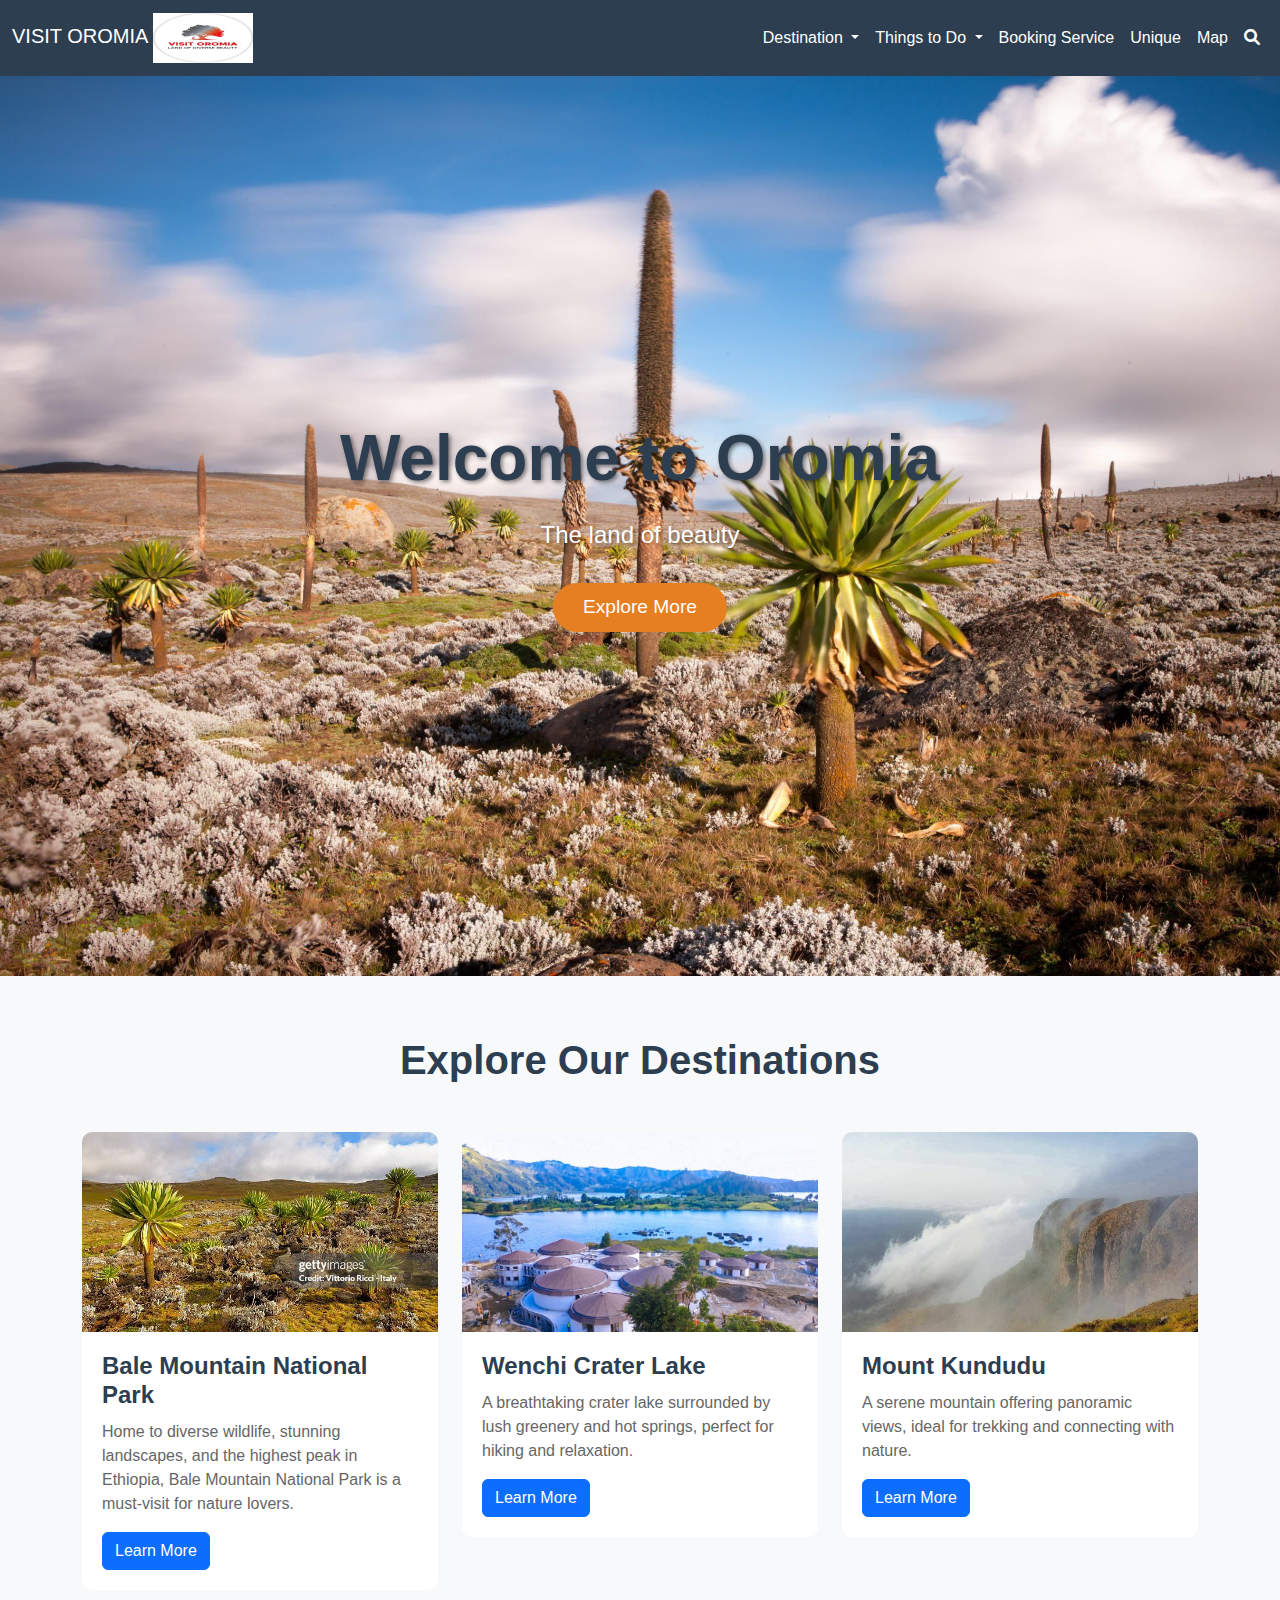
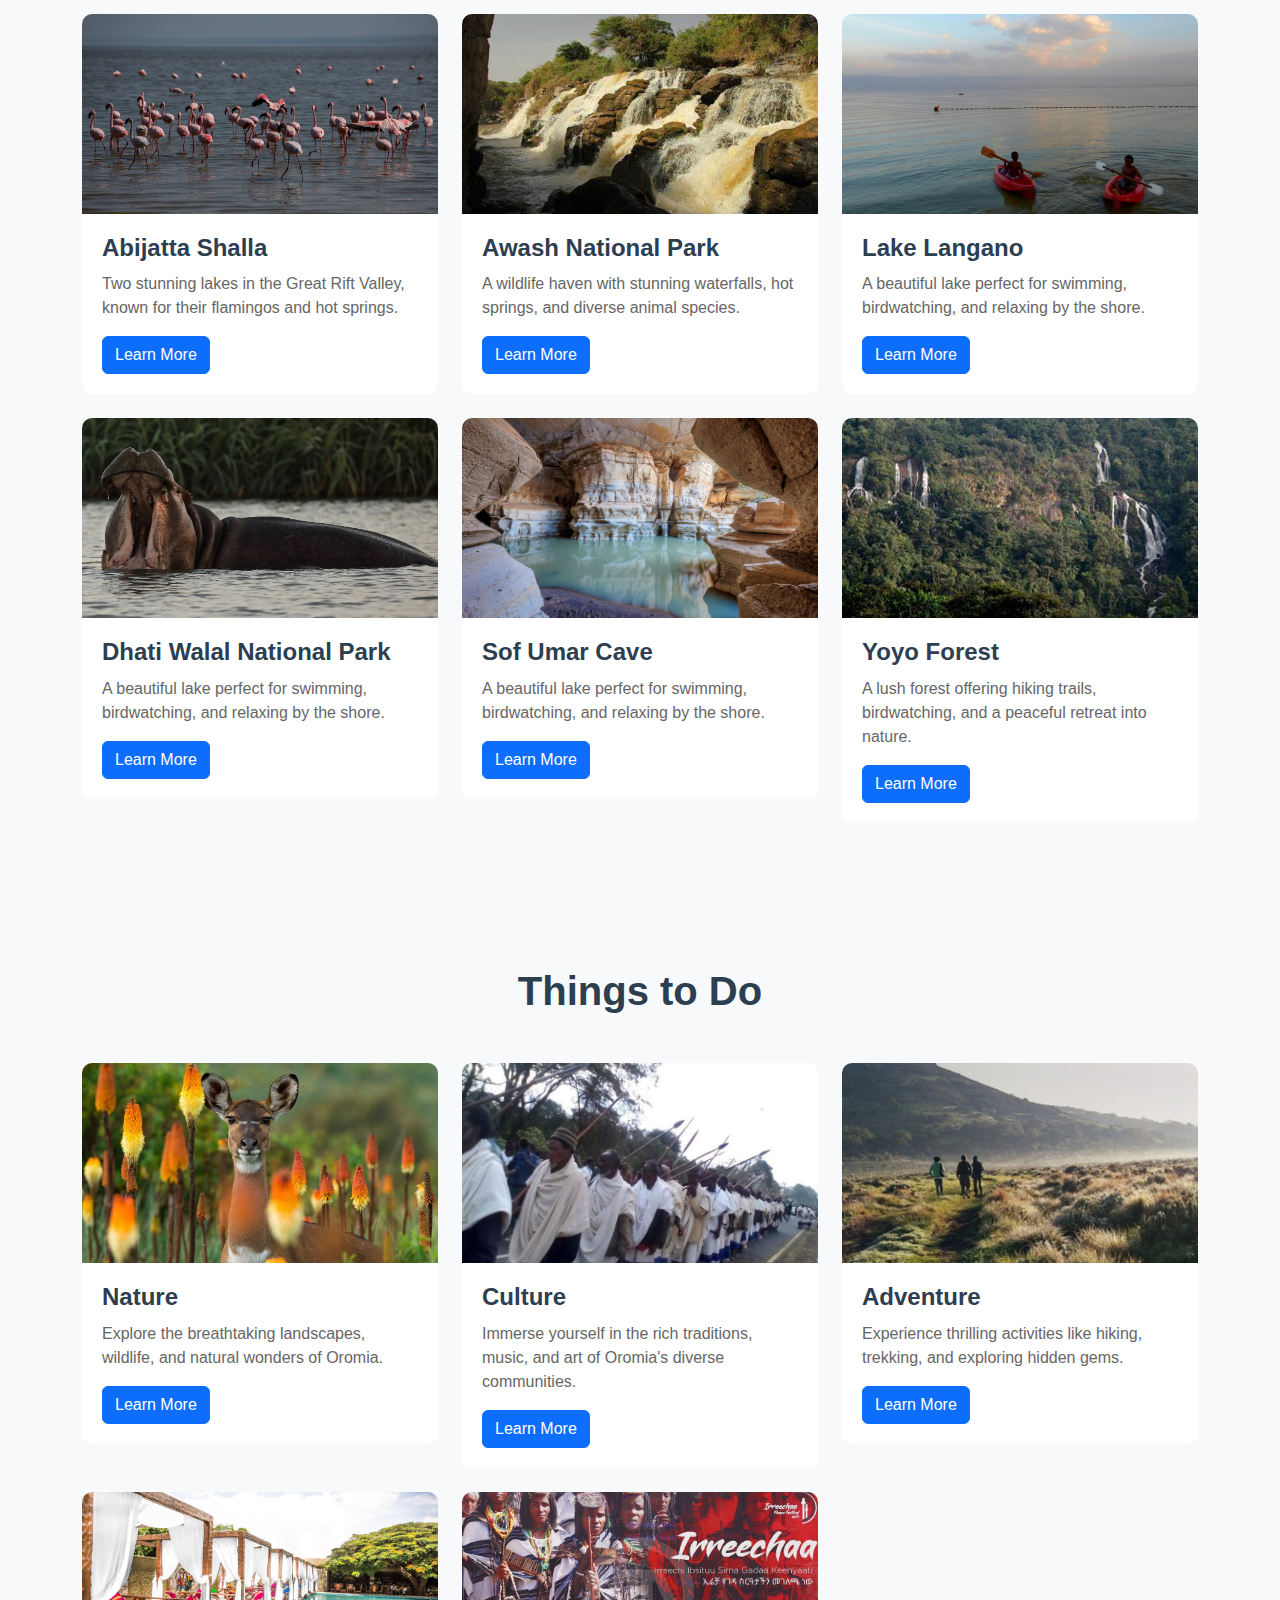
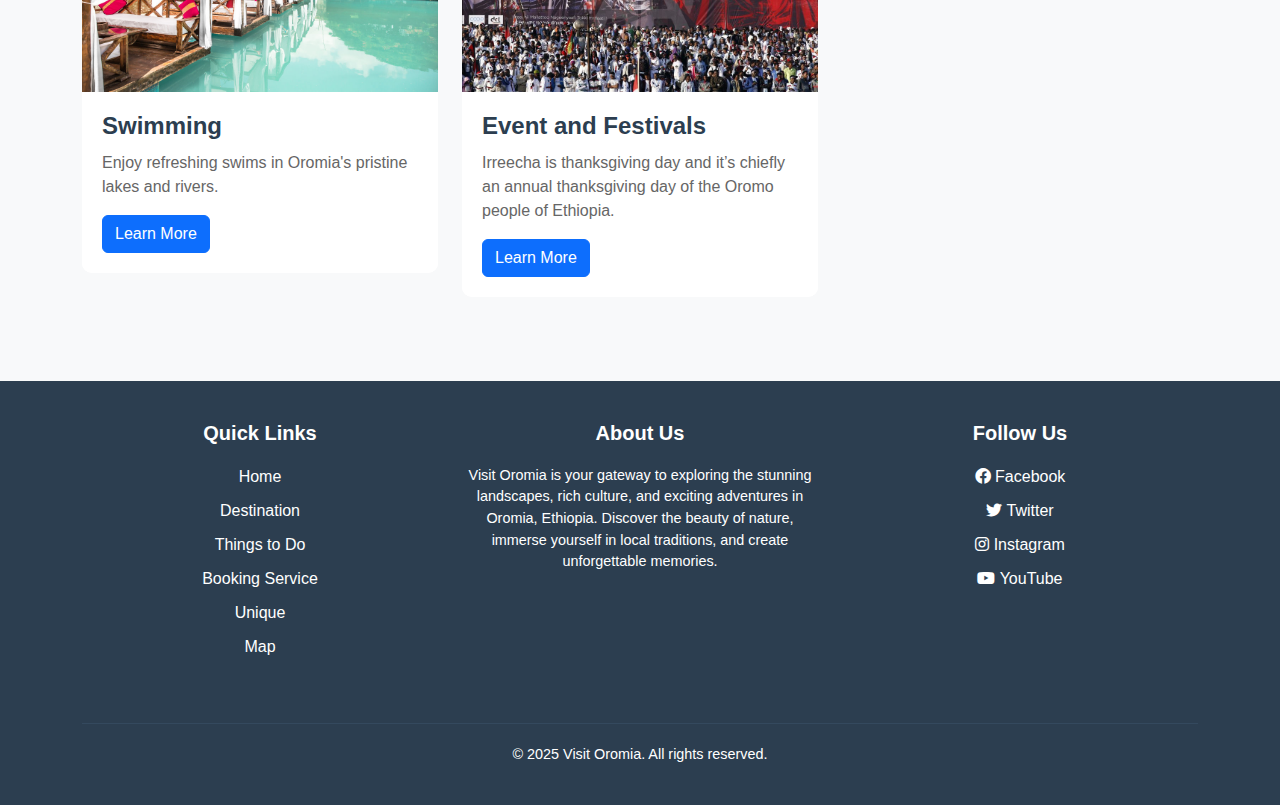
<file: index.html>
<!DOCTYPE html>
<html lang="en">
<head>
  <meta charset="UTF-8">
  <meta name="viewport" content="width=device-width, initial-scale=1.0">
  <title>Visit Oromia</title>
  <!-- Bootstrap CSS -->
  <link
    href="https://cdn.jsdelivr.net/npm/bootstrap@5.3.0-alpha1/dist/css/bootstrap.min.css"
    rel="stylesheet"
  />
  <!-- Custom CSS -->
  <link rel="stylesheet" href="styles/style.css" />
  <!-- Font Awesome for Icons -->
  <link
    rel="stylesheet"
    href="https://cdnjs.cloudflare.com/ajax/libs/font-awesome/6.0.0-beta3/css/all.min.css"
  />
</head>
<body>
  <!-- Navigation Bar -->
  <nav class="navbar navbar-expand-lg navbar-dark custom-navbar">
    <div class="container-fluid">
      <!-- Logo on the left -->
      <a class="navbar-brand" href="index.html">
        VISIT OROMIA
        <img
          src="images/logo.jpeg"
          alt="Visit Oromia Logo"
          width="100"
          height="50"
        />
      </a>

      <!-- Toggle button for mobile -->
      <button
        class="navbar-toggler"
        type="button"
        data-bs-toggle="collapse"
        data-bs-target="#navbarNav"
        aria-controls="navbarNav"
        aria-expanded="false"
        aria-label="Toggle navigation"
      >
        <span class="navbar-toggler-icon"></span>
      </button>

      <!-- Navigation Links -->
      <div class="collapse navbar-collapse" id="navbarNav">
        <ul class="navbar-nav ms-auto">
          <!-- Destination Dropdown -->
          <li class="nav-item dropdown">
            <a
              class="nav-link dropdown-toggle"
              href="#"
              id="destinationDropdown"
              role="button"
              data-bs-toggle="dropdown"
              aria-expanded="false"
            >
              Destination
            </a>
            <ul class="dropdown-menu" aria-labelledby="destinationDropdown">
              <li><a class="dropdown-item" href="Destination/Bale-Mountain/index.html">Bale Mountain National Park</a></li>
              <li><a class="dropdown-item" href="Destination/Wenchi/index.html">Wenchi Crater Lake</a></li>
              <li><a class="dropdown-item" href="Destination/Mount-kundudu/index.html">Mount Kundudu</a></li>
              <li><a class="dropdown-item" href="Destination/Abijata-shalla/index.html">Abijatta Shalla</a></li>
              <li><a class="dropdown-item" href="Destination/Awash/index.html">Awash National Park</a></li>
              <li><a class="dropdown-item" href="Destination/Lanagno/index.html">Lake Langano</a></li>
              <li><a class="dropdown-item" href="Destination/Yayu/index.html">Yoyo Forest</a></li>
              <li><a class="dropdown-item" href="Destination/Dhati-walal/index.html">Dhati Walal National Park</a></li>
            </ul>
          </li>
          <!-- Things to Do Dropdown -->
          <li class="nav-item dropdown">
            <a
              class="nav-link dropdown-toggle"
              href="#"
              id="thingsToDoDropdown"
              role="button"
              data-bs-toggle="dropdown"
              aria-expanded="false"
            >
              Things to Do
            </a>
            <ul class="dropdown-menu" aria-labelledby="thingsToDoDropdown">
              <li><a class="dropdown-item" href="#">Nature</a></li>
              <li><a class="dropdown-item" href="#">Culture</a></li>
              <li><a class="dropdown-item" href="#">Adventure</a></li>
              <li><a class="dropdown-item" href="#">Swimming</a></li>
              <li><a class="dropdown-item" href="#">Event and Festivals</a></li>
            </ul>
          </li>
          <li class="nav-item">
            <a class="nav-link" href="#">Booking Service</a>
          </li>
          <li class="nav-item">
            <a class="nav-link" href="#">Unique</a>
          </li>
          <li class="nav-item">
            <a class="nav-link" href="#">Map</a>
          </li>
          <!-- Search Icon -->
          <li class="nav-item">
            <a class="nav-link" href="#">
              <i class="fas fa-search"></i>
            </a>
          </li>
        </ul>
      </div>
    </div>
  </nav>

  <!-- Hero Section -->
  <div class="hero-section">
    <div class="hero-content">
      <h1>Welcome to Oromia</h1>
      <p>The land of beauty</p>
      <a href="#" class="btn btn-primary">Explore More</a>
    </div>
  </div>

  <!-- Destination Section -->
  <section class="destination-section bg-light"> <!-- Added bg-light class -->
    <div class="container">
      <h2 class="text-center mb-5">Explore Our Destinations</h2>
      <div class="row">
        <!-- Bale Mountain National Park -->
        <div class="col-md-4 mb-4">
          <div class="card">
            <img
              src="images/bale-mountain.jpg" 
              class="card-img-top"
              alt="Bale Mountain National Park"
            />
            <div class="card-body">
              <h5 class="card-title">Bale Mountain National Park</h5>
              <p class="card-text">
                Home to diverse wildlife, stunning landscapes, and the highest peak in Ethiopia, Bale Mountain National Park is a must-visit for nature lovers.
              </p>
              <a href="Destination/Bale-Mountain/index.html" class="btn btn-primary">Learn More</a>
            </div>
          </div>
        </div>
        <!-- Wenchi Crater Lake -->
        <div class="col-md-4 mb-4">
          <div class="card">
            <img
              src="images/wenchi-crater.jpg" 
              class="card-img-top"
              alt="Wenchi Crater Lake"
            />
            <div class="card-body">
              <h5 class="card-title">Wenchi Crater Lake</h5>
              <p class="card-text">
                A breathtaking crater lake surrounded by lush greenery and hot springs, perfect for hiking and relaxation.
              </p>
              <a href="Destination/Wenchi/index.html" class="btn btn-primary">Learn More</a>
            </div>
          </div>
        </div>
        <!-- Mount Kundudu -->
        <div class="col-md-4 mb-4">
          <div class="card">
            <img
              src="images/mount-kundudu.jpg" 
              class="card-img-top"
              alt="Mount Kundudu"
            />
            <div class="card-body">
              <h5 class="card-title">Mount Kundudu</h5>
              <p class="card-text">
                A serene mountain offering panoramic views, ideal for trekking and connecting with nature.
              </p>
              <a href="Destination/Mount-kundudu/index.html" class="btn btn-primary">Learn More</a>
            </div>
          </div>
        </div>
        <!-- Abijatta Shalla -->
        <div class="col-md-4 mb-4">
          <div class="card">
            <img
              src="images/abijatta-shalla.jpg" 
              class="card-img-top"
              alt="Abijatta Shalla"
            />
            <div class="card-body">
              <h5 class="card-title">Abijatta Shalla</h5>
              <p class="card-text">
                Two stunning lakes in the Great Rift Valley, known for their flamingos and hot springs.
              </p>
              <a href="Destination/Abijata-shalla/index.html" class="btn btn-primary">Learn More</a>
            </div>
          </div>
        </div>
        <!-- Awash National Park -->
        <div class="col-md-4 mb-4">
          <div class="card">
            <img
              src="images/awash-national-park.jpg" 
              class="card-img-top"
              alt="Awash National Park"
            />
            <div class="card-body">
              <h5 class="card-title">Awash National Park</h5>
              <p class="card-text">
                A wildlife haven with stunning waterfalls, hot springs, and diverse animal species.
              </p>
              <a href="Destination/Awash/index.html" class="btn btn-primary">Learn More</a>
            </div>
          </div>
        </div>
        <!-- Lake Langano -->
        <div class="col-md-4 mb-4">
          <div class="card">
            <img
              src="images/lake-langano.jpg" 
              class="card-img-top"
              alt="Lake Langano"
            />
            <div class="card-body">
              <h5 class="card-title">Lake Langano</h5>
              <p class="card-text">
                A beautiful lake perfect for swimming, birdwatching, and relaxing by the shore.
              </p>
              <a href="Destination/Lanagno/index.html" class="btn btn-primary">Learn More</a>
            </div>
          </div>
        </div>
        <!-- Dhati Walal National park -->
        <div class="col-md-4 mb-4">
          <div class="card">
            <img
              src="images/dhati walal.jpg" 
              class="card-img-top"
              alt="Dhati Walal"
            />
            <div class="card-body">
              <h5 class="card-title">Dhati Walal National Park</h5>
              <p class="card-text">
                A beautiful lake perfect for swimming, birdwatching, and relaxing by the shore.
              </p>
              <a href="Destination/Dhati-walal/index.html" class="btn btn-primary">Learn More</a>
            </div>
          </div>
        </div>
        <!-- Lake Langano -->
        <div class="col-md-4 mb-4">
          <div class="card">
            <img
              src="images/Sof-Omar-cave.jpg" 
              class="card-img-top"
              alt="Sof Umar Cave"
            />
            <div class="card-body">
              <h5 class="card-title">Sof Umar Cave</h5>
              <p class="card-text">
                A beautiful lake perfect for swimming, birdwatching, and relaxing by the shore.
              </p>
              <a href="#" class="btn btn-primary">Learn More</a>
            </div>
          </div>
        </div>
        <!-- Yoyo Forest -->
        <div class="col-md-4 mb-4">
          <div class="card">
            <img
              src="images/yoyo-forest.jpeg" 
              class="card-img-top"
              alt="Yoyo Forest"
            />
            <div class="card-body">
              <h5 class="card-title">Yoyo Forest</h5>
              <p class="card-text">
                A lush forest offering hiking trails, birdwatching, and a peaceful retreat into nature.
              </p>
              <a href="Destination/Yayu/index.html" class="btn btn-primary">Learn More</a>
            </div>
          </div>
        </div>
      </div>
    </div>
  </section>

  <!-- Things to Do Section -->
  <section class="things-to-do-section">
    <div class="container">
      <h2 class="text-center mb-5">Things to Do</h2>
      <div class="row">
        <!-- Nature -->
        <div class="col-md-4 mb-4">
          <div class="card">
            <img
              src="images/Nature.jpg" 
              class="card-img-top"
              alt="Nature"
            />
            <div class="card-body">
              <h5 class="card-title">Nature</h5>
              <p class="card-text">
                Explore the breathtaking landscapes, wildlife, and natural wonders of Oromia.
              </p>
              <a href="bale-mountain.html" class="btn btn-primary">Learn More</a>
            </div>
          </div>
        </div>
        <!-- Culture -->
        <div class="col-md-4 mb-4">
          <div class="card">
            <img
              src="images/culture.jpg" 
              class="card-img-top"
              alt="Culture"
            />
            <div class="card-body">
              <h5 class="card-title">Culture</h5>
              <p class="card-text">
                Immerse yourself in the rich traditions, music, and art of Oromia's diverse communities.
              </p>
              <a href="bale-mountain.html" class="btn btn-primary">Learn More</a>
            </div>
          </div>
        </div>
        <!-- Adventure -->
        <div class="col-md-4 mb-4">
          <div class="card">
            <img
              src="images/adventure.jpg"
              class="card-img-top"
              alt="Adventure"
            />
            <div class="card-body">
              <h5 class="card-title">Adventure</h5>
              <p class="card-text">
                Experience thrilling activities like hiking, trekking, and exploring hidden gems.
              </p>
              <a href="bale-mountain.html" class="btn btn-primary">Learn More</a>
            </div>
          </div>
        </div>
        <!-- Swimming -->
        <div class="col-md-4 mb-4">
          <div class="card">
            <img
              src="images/swimming.jpeg" 
              class="card-img-top"
              alt="Swimming"
            />
            <div class="card-body">
              <h5 class="card-title">Swimming</h5>
              <p class="card-text">
                Enjoy refreshing swims in Oromia's pristine lakes and rivers.
              </p>
              <a href="bale-mountain.html" class="btn btn-primary">Learn More</a>
            </div>
          </div>
        </div>
        <!-- Event and Festivals -->
        <div class="col-md-4 mb-4">
          <div class="card">
            <img
              src="images/festivals.jpg" 
              class="card-img-top"
              alt="Event and Festivals"
            />
            <div class="card-body">
              <h5 class="card-title">Event and Festivals</h5>
              <p class="card-text">
                Irreecha is thanksgiving day 
                 and it’s chiefly an annual thanksgiving day of the Oromo people of Ethiopia.
              </p>
              <a href="bale-mountain.html" class="btn btn-primary">Learn More</a>
            </div>
          </div>
        </div>
      </div>
    </div>
  </section>


<!-- Footer -->
<footer class="footer-section">
  <div class="container">
    <div class="row">
      <!-- Quick Links -->
      <div class="col-md-4 mb-4">
        <h5>Quick Links</h5>
        <ul class="list-unstyled">
          <li><a href="index.html">Home</a></li>
          <li><a href="#">Destination</a></li>
          <li><a href="#">Things to Do</a></li>
          <li><a href="#">Booking Service</a></li>
          <li><a href="#">Unique</a></li>
          <li><a href="#">Map</a></li>
        </ul>
      </div>

      <!-- About Us -->
      <div class="col-md-4 mb-4">
        <h5>About Us</h5>
        <p>
          Visit Oromia is your gateway to exploring the stunning landscapes, rich culture, and exciting adventures in Oromia, Ethiopia. Discover the beauty of nature, immerse yourself in local traditions, and create unforgettable memories.
        </p>
      </div>

      <!-- Social Media -->
      <div class="col-md-4 mb-4">
        <h5>Follow Us</h5>
        <ul class="list-unstyled">
          <li>
            <a href="#" class="text-decoration-none">
              <i class="fab fa-facebook"></i> Facebook
            </a>
          </li>
          <li>
            <a href="#" class="text-decoration-none">
              <i class="fab fa-twitter"></i> Twitter
            </a>
          </li>
          <li>
            <a href="#" class="text-decoration-none">
              <i class="fab fa-instagram"></i> Instagram
            </a>
          </li>
          <li>
            <a href="#" class="text-decoration-none">
              <i class="fab fa-youtube"></i> YouTube
            </a>
          </li>
        </ul>
      </div>
    </div>

    <!-- Copyright -->
    <div class="text-center mt-4">
      <p class="mb-0">
        &copy; 2025 Visit Oromia. All rights reserved.
      </p>
    </div>
  </div>
</footer>

  <!-- Bootstrap JS (for navbar toggle and dropdown) -->
  <script src="https://cdn.jsdelivr.net/npm/bootstrap@5.3.0-alpha1/dist/js/bootstrap.bundle.min.js"></script>
</body>
</html>
</file>
<file: styles/style.css>
/* General Styles */
body {
  font-family: 'Poppins', sans-serif; /* Modern font */
  color: #333; /* Dark gray text color */
  background-color: #f8f9fa; /* Light background */
}

h1, h2, h3, h4, h5, h6 {
  font-family: 'Montserrat', sans-serif; /* Bold and modern font for headings */
  color: #2c3e50; /* Dark blue for headings */
}

a {
  text-decoration: none; /* Remove underline from links */
  color: #e67e22; /* Orange color for links */
}

a:hover {
  color: #d35400; /* Darker orange on hover */
}

/* Navigation Bar */
.custom-navbar {
  background-color: #2c3e50; /* Dark blue background */
}

.custom-navbar .navbar-nav .nav-link {
  color: #ffffff !important; /* White text color for links */
}

.custom-navbar .navbar-nav .nav-link:hover {
  color: #f39c12 !important; /* Hover color for links */
}

/* Hero Section */
.hero-section {
  background-image: url('../images/hero-image.jpg'); /* Replace with your image path */
  background-size: cover;
  background-position: center;
  height: 100vh; /* Full viewport height */
  display: flex;
  justify-content: center;
  align-items: center;
  text-align: center;
  color: #ffffff; /* White text color */
}

.hero-content h1 {
  font-size: 4rem;
  font-weight: bold;
  margin-bottom: 20px;
  text-shadow: 2px 2px 4px rgba(0, 0, 0, 0.5); /* Text shadow for better readability */
}

.hero-content p {
  font-size: 1.5rem;
  margin-bottom: 30px;
  text-shadow: 2px 2px 4px rgba(0, 0, 0, 0.5); /* Text shadow for better readability */
}

.hero-content .btn {
  font-size: 1.2rem;
  padding: 10px 30px;
  border-radius: 25px;
  background-color: #e67e22; /* Button color */
  border: none;
  color: #ffffff; /* White text color for the button */
  transition: background-color 0.3s ease; /* Smooth hover transition */
}

.hero-content .btn:hover {
  background-color: #d35400; /* Button hover color */
}

/* Destination and Things to Do Sections */
.destination-section, .things-to-do-section {
  padding: 60px 0;
}

.destination-section h2, .things-to-do-section h2 {
  font-size: 2.5rem;
  font-weight: bold;
  margin-bottom: 40px;
  text-align: center;
  color: #2c3e50; /* Dark blue for section headings */
}

.card {
  border: none;
  border-radius: 10px;
  overflow: hidden;
  transition: transform 0.3s ease, box-shadow 0.3s ease; /* Smooth hover transition */
}

.card:hover {
  transform: translateY(-10px); /* Lift card on hover */
  box-shadow: 0 4px 20px rgba(0, 0, 0, 0.1); /* Add shadow on hover */
}

.card-img-top {
  width: 100%;
  height: 200px; /* Fixed height for all images */
  object-fit: cover; /* Ensure images cover the area without distortion */
}

.card-body {
  padding: 20px;
  background-color: #ffffff; /* White background for card content */
}

.card-title {
  font-size: 1.5rem;
  font-weight: bold;
  margin-bottom: 10px;
  color: #2c3e50; /* Dark blue for card titles */
}

.card-text {
  font-size: 1rem;
  color: #666; /* Gray for card text */
}




/* Footer */
footer {
  background-color: #2c3e50; /* Dark blue background */
  color: #ffffff; /* White text color */
  padding: 20px 0;
  text-align: center;
}

footer p {
  margin: 0;
  font-size: 0.9rem;
}

/* Footer Styles */
.footer-section {
  background-color: #2c3e50; /* Dark blue background */
  color: #ffffff; /* White text color */
  padding: 40px 0;
}

.footer-section h5 {
  font-size: 1.25rem;
  font-weight: bold;
  margin-bottom: 20px;
  color: #ffffff; /* White text color for headings */
}

.footer-section a {
  color: #ffffff; /* White text color for links */
  text-decoration: none; /* Remove underline */
}

.footer-section a:hover {
  color: #f39c12; /* Orange color on hover */
}

.footer-section .list-unstyled {
  padding-left: 0;
  list-style: none;
}

.footer-section .list-unstyled li {
  margin-bottom: 10px;
}

.footer-section .text-center {
  border-top: 1px solid #34495e; /* Light border above copyright */
  padding-top: 20px;
  margin-top: 20px;
}
</file>
